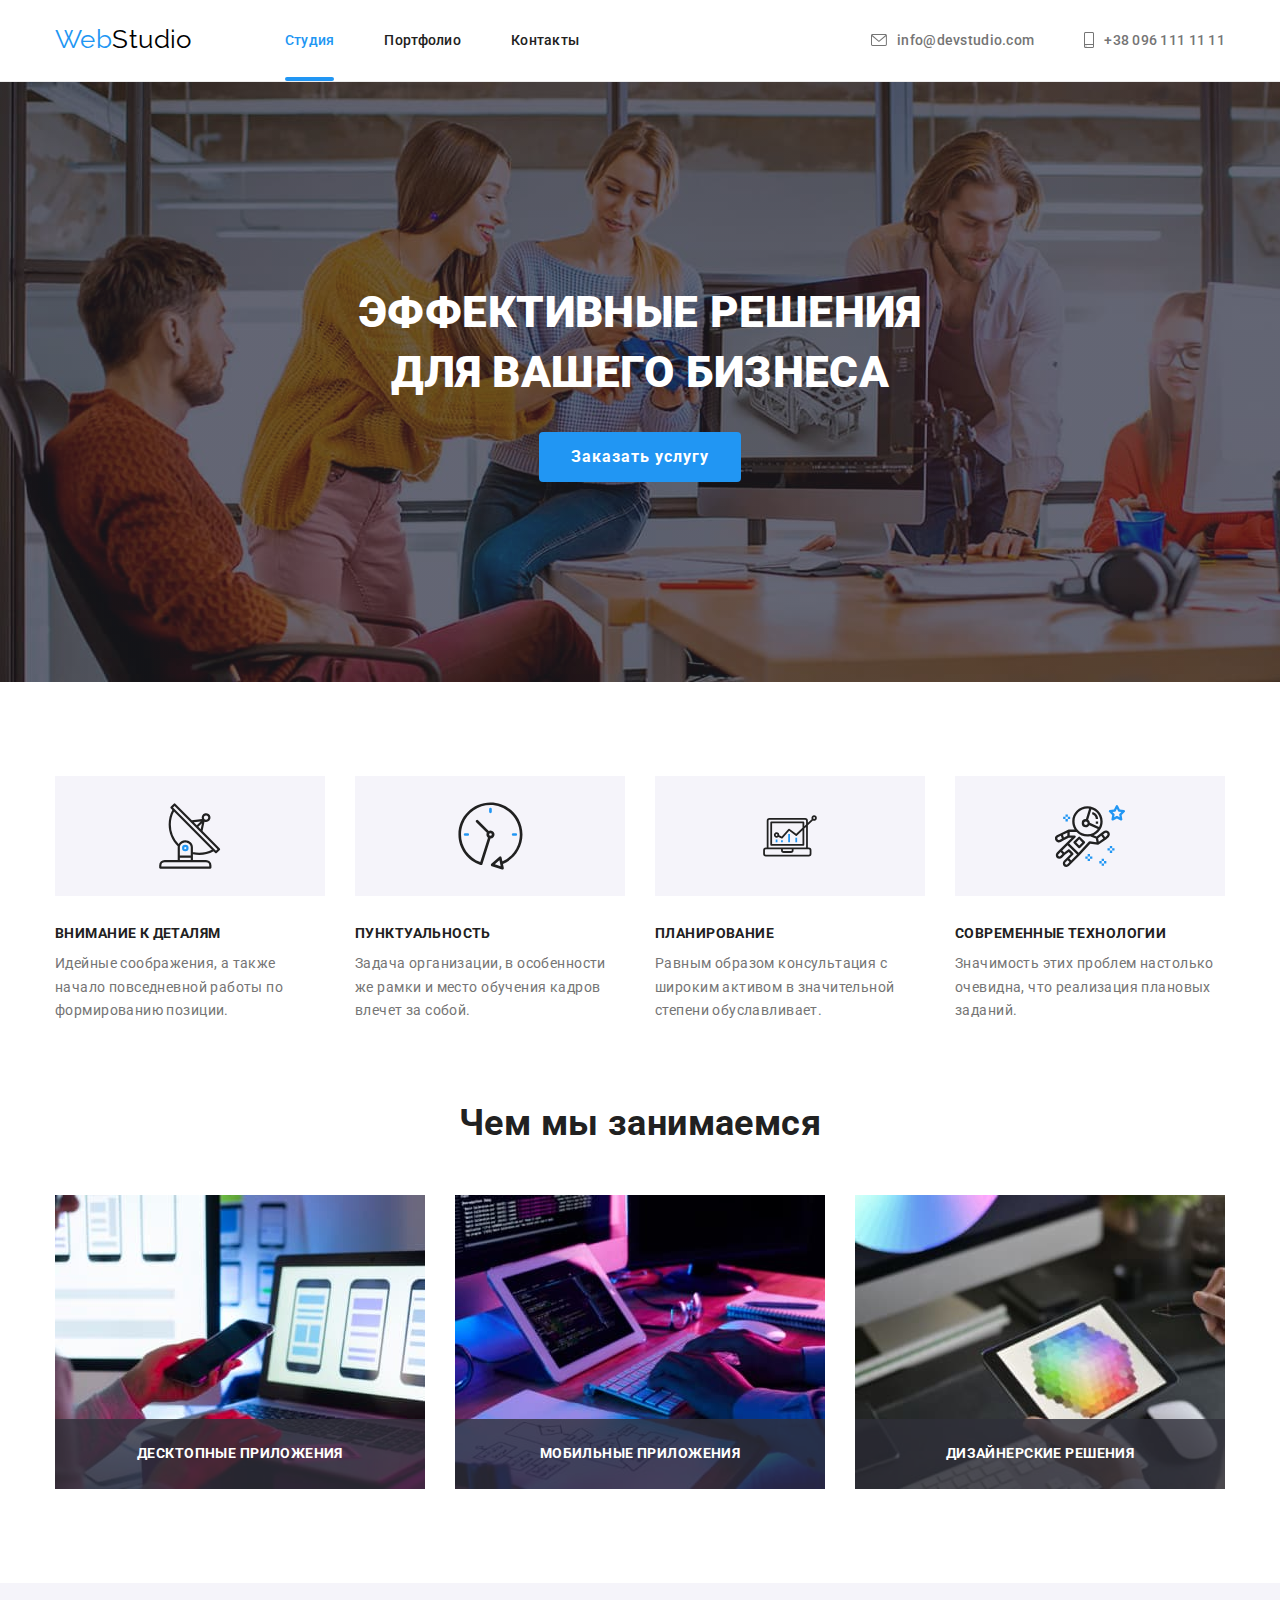
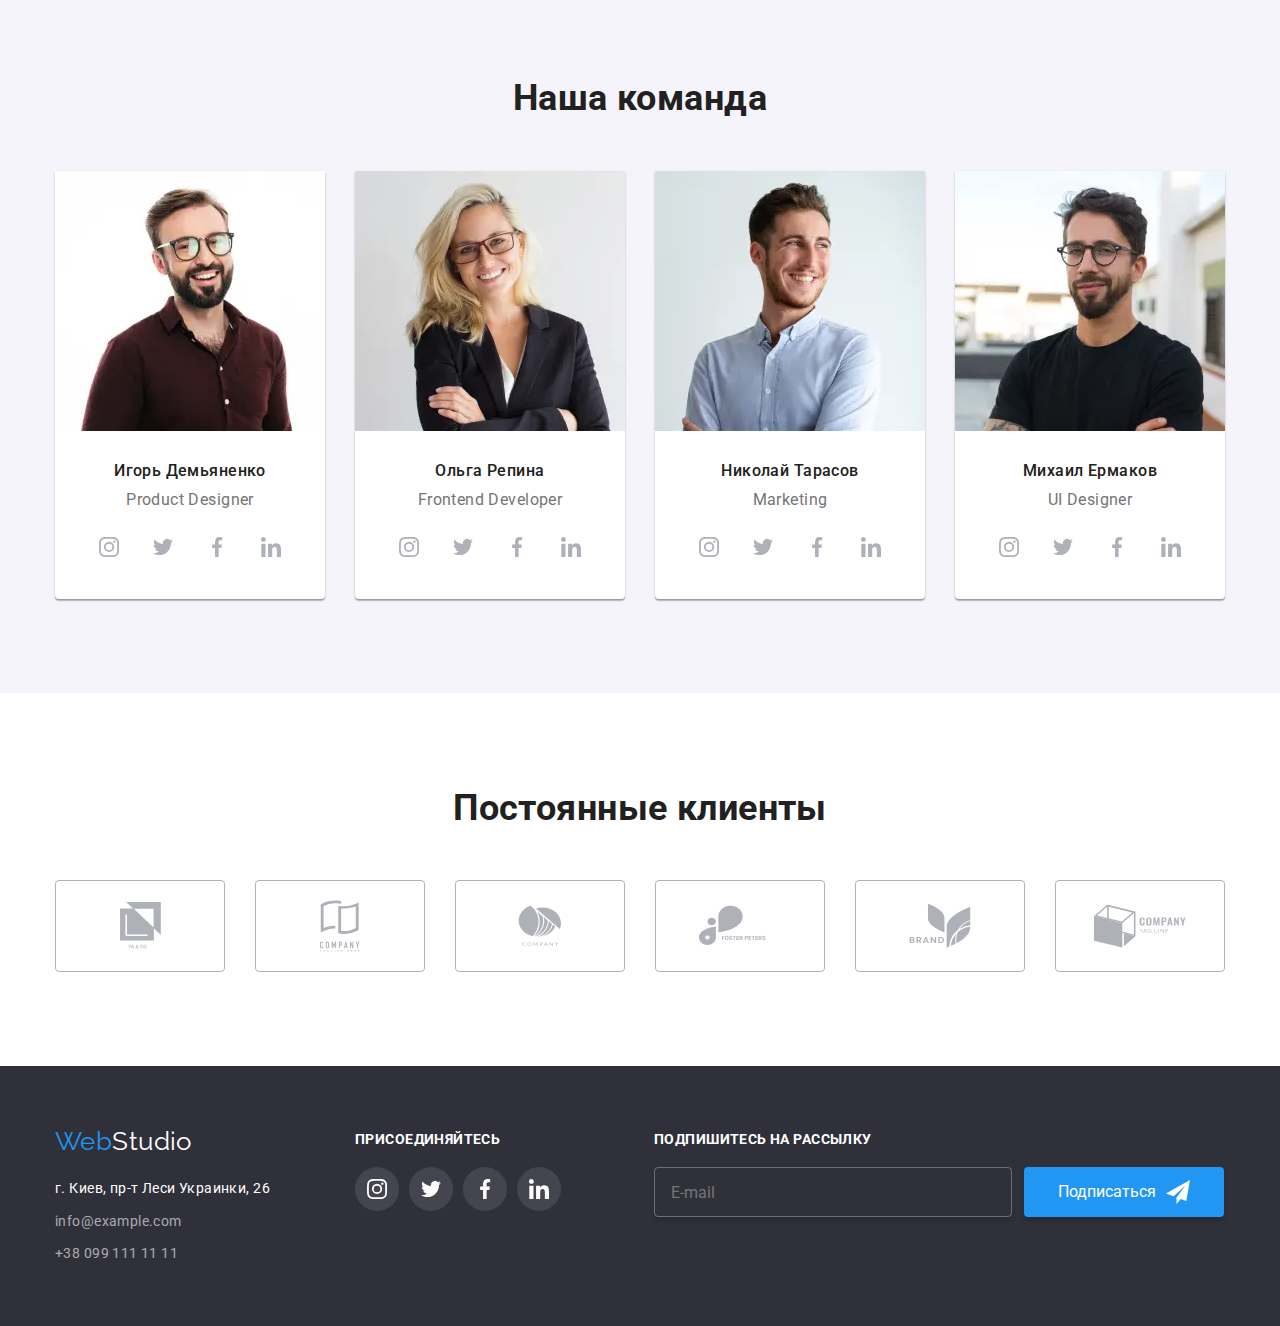
<file: index.html>
<!DOCTYPE html>
<html lang="ru">

<head>
    <meta charset="UTF-8">
    <meta http-equiv="X-UA-Compatible" content="IE=edge">
    <meta name="viewport" content="width=device-width, initial-scale=1.0">
    <title>Document</title>
    <link rel="preconnect" href="https://fonts.gstatic.com">
    <link href="https://fonts.googleapis.com/css2?family=Raleway:wght@700&family=Roboto:wght@400;500;700;900&display=swap"
        rel="stylesheet">
    <link rel="stylesheet" href="https://cdnjs.cloudflare.com/ajax/libs/modern-normalize/1.1.0/modern-normalize.min.css">
    <link rel="stylesheet" href="./css/main.min.css">
</head>

<body>
    
    <header class="header">
        <section class="header__section section">
        <!-- навігація -->
        <div class="container header__nav">
            <a href="" class="logo header__logo">
                <span class="header__logo--span">Web</span>Studio
            </a>
            <button type="button" class="menu-button" data-menu-open> 
                <svg width="24" height="16" aria-label="Выключатель мобильного меню">
                    <use class="icon-menu" href="./images/svg/icons.svg#icon-menu"></use>
                </svg>
            </button>

            <!-- мобільне меню -->
            <div class="mobile-menu menu-container" data-menu>
                <button type="button" class="menu-close-button" data-menu-close>
                    <svg width="18.67" height="18.67" aria-label="Переключатель мобильного меню">
                        <use class="icon-cross" href="./images/svg/icons.svg#icon-cross"></use>
                    </svg>
                </button>

            <nav>
            <ul class="nav-list">
                  <li class="nav-list__item"><a href="./index.html" class="nav-list__link nav-list__link--current">Студия</a></li>
                  <li class="nav-list__item"><a href="./portfolio.html" class="nav-list__link">Портфолио</a></li>
                  <li class="nav-list__item"><a href="" class="nav-list__link">Контакты</a></li>
            </ul>
            </nav>

            <div class="">
            <ul class="nav-contacts">
                  <li class="nav-contacts__phone">
                    <a href="+380961111111" class="phone-link">+38 096 111 11 11</a>
                  </li>
                  <li class="nav-contacts__email">
                    <a href="info@devstudio.com" class="email-link">info@devstudio.com</a>
                  </li>
            </ul>
            <ul class="nav-social">
                <li class="nav-social__item"><a href="" class="nav-social__link">Instagram</a></li>
                <li class="nav-social__item"><a href="" class="nav-social__link">Twitter</a></li>
                <li class="nav-social__item"><a href="" class="nav-social__link">Facebook</a></li>
                <li class="nav-social__item"><a href="" class="nav-social__link">LinkedIn</a></li>
            </ul>
            </div>
            </div>
            <nav>
                <ul class="navigation">
                    <li class="navigation__item"><a href="./index.html" class="navigation__link navigation__link--current">Студия</a></li>
                    <li class="navigation__item"><a href="./portfolio.html" class="navigation__link">Портфолио</a></li>
                    <li class="navigation__item"><a href="" class="navigation__link">Контакты</a></li>
                </ul>
            </nav>
            
            <!-- Контакти-->
            <ul class="contacts">
                <li class="contacts__item">
                    <a href="info@devstudio.com" class="contacts__link"><svg class="contacts__icon contacts__envelope">
                        <use href="./images/svg/icons.svg#icon-envelope"></use>
                    </svg>info@devstudio.com</a></li>
                <li class="contacts__item">
                    <a href="+380961111111" class="contacts__link"><svg class="contacts__icon contacts__phone">
                        <use href="./images/svg/icons.svg#icon-smartphone"></use>
                    </svg>+38 096 111 11 11</a></li>
            </ul>
        </div>
        </section>
    </header>
    <main>
        <!-- Герой -->
        <section class="hero">
            <h1 class="hero__title">Эффективные решения<br> для вашего бизнеса</h1>
            <button type="button" class="primary hero__button" data-modal-open>Заказать услугу</button>
        </section>
        <!--Наши преимущества-->
        <section class="section feature-section">
            <div class="container">
            <ul class="features">
                <h2 class="visually-hidden">Наши преимущества</h2>
                <li class="features__item">
                    <div class="features__box">
                    <svg class="features__picture" width="65.32px" height="70px">
                        <use href="./images/svg/icons.svg#icon-antenna"></use>
                    </svg>
                    </div>
                    <h3 class="features__title">Внимание к деталям</h3>
                    <p class="features__text">Идейные соображения, а также начало повседневной работы по формированию позиции.</p>
                </li>
                <li class="features__item">
                    <div class="features__box">
                        <svg class="features__picture" width="66.96px" height="70px">
                            <use href="./images/svg/icons.svg#icon-clock-1"></use>
                        </svg>
                    </div>
                    <h3 class="features__title">Пунктуальность</h3>
                    <p class="features__text">Задача организации, в особенности же рамки и место обучения кадров влечет за собой.</p>
                </li>
                <li class="features__item">
                    <div class="features__box">
                        <svg class="features__picture" width="70px" height="53.69px">
                            <use href="./images/svg/icons.svg#icon-diagram"></use>
                        </svg>
                    </div>
                    <h3 class="features__title">Планирование</h3>
                    <p class="features__text">Равным образом консультация с широким активом в значительной степени обуславливает.</p>
                </li>
                <li class="features__item">
                    <div class="features__box">
                        <svg class="features__picture" width="70px" height="70px">
                            <use href="./images/svg/icons.svg#icon-astronaut"></use>
                        </svg>
                    </div>
                    <h3 class="features__title">Современные технологии</h3>
                    <p class="features__text">Значимость этих проблем настолько очевидна, что реализация плановых заданий.</p>
                </li>
            </ul>
            </div>
        </section>
        <!--Чем мы занимаемся-->
        <section class="section activity">
            <div class="container">
            <h2 class="section__title">Чем мы занимаемся</h2>
            <ul class="activity__list">
                <li class="activity__item"><img src="./images/work/laptop.jpg" alt="ноутбук" width="370" height="294"><div class="activity__overlay">
                    <p>Десктопные приложения</p>
                </div></li>
                <li class="activity__item"><img src="./images/work/desctop.jpg" alt="рабочий стол" width="370" height="294"><div class="activity__overlay">
                    <p>Мобильные приложения</p>
                </div></li>
                <li class="activity__item"><img src="./images/work/tablette.jpg" alt="планшет" width="370" height="294"><div class="activity__overlay">
                    <p>Дизайнерские решения</p>
                </div></li>
            </ul>
            </div>
        </section>
        <!--Наша команда-->
        <section class="section team-section">
            <div class="container team-container">
            <h2 class="team__title section__title">Наша команда</h2>
            <ul class="team">
                <div class="team__card">
                <li>
                    <picture>
                        <source media="(min-width: 1200px)" srcset="./images/desktop/team1.webp 1x, ./images/desktop/team1@2x.webp 2x"
                        type="image/webp">
                        <source media="(min-width: 1200px)" srcset="./images/desktop/team1.jpg 1x, ./images/desktop/team1@2x.jpg 2x">

                        <source media="(min-width: 768px)" srcset="./images/tablet/team1.webp 1x, ./images/tablet/team1@2x.webp 2x"
                        type="image/webp">
                        <source media="(min-width: 768px)" srcset="./images/tablet/team1.jpg 1x, ./images/tablet/team1@2x.jpg 2x">
                        
                        <source media="(min-width: 280px)" srcset="./images/mobile/team1.webp 1x, ./images/mobile/team1@2x.webp 2x"
                        type="image/webp">
                        <source media="(min-width: 280px)" srcset="./images/mobile/team1.jpg 1x, ./images/mobile/team1@2x.jpg 2x">

                        <img src="./images/team/igor-demyanenko.jpg" alt="Игорь Демьяненко" class="team__pic">
                    </picture>
                    
                    <div class="team__text">
                    <h3 class="team__name">Игорь Демьяненко</h3>
                    <p lang="en" class="team__position">
                        Product Designer
                    </p>
                    <ul class="social">
                        <li class="item">
                            <a href="" class="social__link">
                            <svg class="social__image" width="20px" height="20px">
                                <use href="./images/svg/icons.svg#icon-instagram"></use>
                            </svg>
                            </a>
                        </li>
                        <li class="item">
                            <a href="" class="social__link">
                            <svg class="social__image" width="20px" height="20px">
                                <use href="./images/svg/icons.svg#icon-twitter"></use>
                            </svg>
                            </a>
                        </li>
                        <li class="item">
                            <a href="" class="social__link">
                            <svg class="social__image" width="20px" height="20px">
                                <use href="./images/svg/icons.svg#icon-facebook"></use>
                            </svg>
                            </a>
                        </li>
                        <li class="item">
                            <a href="" class="social__link">
                            <svg class="social__image" width="20px" height="20px">
                                <use href="./images/svg/icons.svg#icon-linkedin"></use>
                            </svg>
                            </a>
                        </li>
                    </ul>
                    </div>
                    </div>
                </li>
                <div class="team__card">
                <li>
                    <picture>
                        <source media="(min-width: 1200px)" srcset="./images/desktop/team2.webp 1x, ./images/desktop/team2@2x.webp 2x"
                            type="image/webp">
                        <source media="(min-width: 1200px)" srcset="./images/desktop/team2.jpg 1x, ./images/desktop/team2@2x.jpg 2x">
                    
                        <source media="(min-width: 768px)" srcset="./images/tablet/team2.webp 1x, ./images/tablet/team2@2x.webp 2x"
                            type="image/webp">
                        <source media="(min-width: 768px)" srcset="./images/tablet/team2.jpg 1x, ./images/tablet/team2@2x.jpg 2x">
                    
                        <source media="(min-width: 280px)" srcset="./images/mobile/team2.webp 1x, ./images/mobile/team2@2x.webp 2x"
                            type="image/webp">
                        <source media="(min-width: 280px)" srcset="./images/mobile/team2.jpg 1x, ./images/mobile/team2@2x.jpg 2x">
                    
                        <img src="#" alt="Ольга Репина" class="team__pic">
                    </picture>
                    
                    <div class="team__text">
                    <h3 class="team__name">Ольга Репина</h3>
                    <p lang="en" class="team__position">
                        Frontend Developer
                    </p>
                    <ul class="social">
                        <li class="item">
                            <a href="" class="social__link">
                                <svg class="social__image" width="20px" height="20px">
                                    <use href="./images/svg/icons.svg#icon-instagram"></use>
                                </svg>
                            </a>
                        </li>
                        <li class="item">
                            <a href="" class="social__link">
                                <svg class="social__image" width="20px" height="20px">
                                    <use href="./images/svg/icons.svg#icon-twitter"></use>
                                </svg>
                            </a>
                        </li>
                        <li class="item">
                            <a href="" class="social__link">
                                <svg class="social__image" width="20px" height="20px">
                                    <use href="./images/svg/icons.svg#icon-facebook"></use>
                                </svg>
                            </a>
                        </li>
                        <li class="item">
                            <a href="" class="social__link">
                                <svg class="social__image" width="20px" height="20px">
                                    <use href="./images/svg/icons.svg#icon-linkedin"></use>
                                </svg>
                            </a>
                        </li>
                    </ul>
                    </div>
                    </div>
                </li>
                <div class="team__card">
                <li>
                    <picture>
                        <source media="(min-width: 1200px)" srcset="./images/desktop/team3.webp 1x, ./images/desktop/team3@2x.webp 2x"
                            type="image/webp">
                        <source media="(min-width: 1200px)" srcset="./images/desktop/team3.jpg 1x, ./images/desktop/team3@2x.jpg 2x">
                    
                        <source media="(min-width: 768px)" srcset="./images/tablet/team3.webp 1x, ./images/tablet/team3@2x.webp 2x"
                            type="image/webp">
                        <source media="(min-width: 768px)" srcset="./images/tablet/team3.jpg 1x, ./images/tablet/team3@2x.jpg 2x">
                    
                        <source media="(min-width: 280px)" srcset="./images/mobile/team3.webp 1x, ./images/mobile/team3@2x.webp 2x"
                            type="image/webp">
                        <source media="(min-width: 280px)" srcset="./images/mobile/team3.jpg 1x, ./images/mobile/team3@2x.jpg 2x">
                    
                        <img src="#" alt="Николай Тарасов" class="team__pic">
                    </picture>
                    
                    <div class="team__text">
                    <h3 class="team__name">Николай Тарасов</h3>
                    <p lang="en" class="team__position">
                        Marketing
                    </p>
                    <ul class="social">
                        <li class="item">
                            <a href="" class="social__link">
                                <svg class="social__image" width="20px" height="20px">
                                    <use href="./images/svg/icons.svg#icon-instagram"></use>
                                </svg>
                            </a>
                        </li>
                        <li class="item">
                            <a href="" class="social__link">
                                <svg class="social__image" width="20px" height="20px">
                                    <use href="./images/svg/icons.svg#icon-twitter"></use>
                                </svg>
                            </a>
                        </li>
                        <li class="item">
                            <a href="" class="social__link">
                                <svg class="social__image" width="20px" height="20px">
                                    <use href="./images/svg/icons.svg#icon-facebook"></use>
                                </svg>
                            </a>
                        </li>
                        <li class="item">
                            <a href="" class="social__link">
                                <svg class="social__image" width="20px" height="20px">
                                    <use href="./images/svg/icons.svg#icon-linkedin"></use>
                                </svg>
                            </a>
                        </li>
                    </ul>
                    </div>
                    </div>
                </li>
                <div class="team__card">
                <li>
                    <picture>
                        <source media="(min-width: 1200px)" srcset="./images/desktop/team4.webp 1x, ./images/desktop/team4@2x.webp 2x"
                            type="image/webp">
                        <source media="(min-width: 1200px)" srcset="./images/desktop/team4.jpg 1x, ./images/desktop/team4@2x.jpg 2x">
                    
                        <source media="(min-width: 768px)" srcset="./images/tablet/team4.webp 1x, ./images/tablet/team4@2x.webp 2x"
                            type="image/webp">
                        <source media="(min-width: 768px)" srcset="./images/tablet/team4.jpg 1x, ./images/tablet/team4@2x.jpg 2x">
                    
                        <source media="(min-width: 280px)" srcset="./images/mobile/team4.webp 1x, ./images/mobile/team4@2x.webp 2x"
                            type="image/webp">
                        <source media="(min-width: 280px)" srcset="./images/mobile/team4.jpg 1x, ./images/mobile/team4@2x.jpg 2x">
                    
                        <img src="#" alt="Михаил Ермаков" class="team__pic">
                    </picture>
                    
                    <div class="team__text">
                    <h3 class="team__name">Михаил Ермаков</h3>
                    <p lang="en" class="team__position">
                        UI Designer
                    </p>
                    <ul class="social">
                        <li class="item">
                            <a href="" class="social__link">
                                <svg class="social__image" width="20px" height="20px">
                                    <use href="./images/svg/icons.svg#icon-instagram"></use>
                                </svg>
                            </a>
                        </li>
                        <li class="item">
                            <a href="" class="social__link">
                                <svg class="social__image" width="20px" height="20px">
                                    <use href="./images/svg/icons.svg#icon-twitter"></use>
                                </svg>
                            </a>
                        </li>
                        <li class="item">
                            <a href="" class="social__link">
                                <svg class="social__image" width="20px" height="20px">
                                    <use href="./images/svg/icons.svg#icon-facebook"></use>
                                </svg>
                            </a>
                        </li>
                        <li class="item">
                            <a href="" class="social__link">
                                <svg class="social__image" width="20px" height="20px">
                                    <use href="./images/svg/icons.svg#icon-linkedin"></use>
                                </svg>
                            </a>
                        </li>
                    </ul>
                    </div>
                    </div>
                </li>
            </ul>
            </div>
        </section>
        
        <!-- Постоянные Клиенты -->
        <section class="section clients">
            <h2 class="section__title">Постоянные клиенты</h2>
            <div class="container">
                <ul class="clients__list">
                    <li class="clients__item">
                        <a href="" class="clients__button">
                            <svg class="clients__image" width="41px" height="46.7px">
                                <use href="./images/svg/icons.svg#icon-client-1"></use>
                            </svg>
                        </a>
                    </li>
                    <li class="clients__item">
                        <a href="" class="clients__button">
                            <svg class="clients__image" width="40px" height="52px">
                                <use href="./images/svg/icons.svg#icon-client-2"></use>
                            </svg>
                        </a>
                    </li>
                    <li class="clients__item">
                        <a href="" class="clients__button">
                            <svg class="clients__image" width="43.46px" height="41.18px">
                                <use href="./images/svg/icons.svg#icon-client-3"></use>
                            </svg>
                        </a>
                    </li>
                    <li class="clients__item">
                        <a href="" class="clients__button">
                            <svg class="clients__image" width="84.44px" height="40.62px">
                                <use href="./images/svg/icons.svg#icon-client-4"></use>
                            </svg>
                        </a>
                    </li>
                    <li class="clients__item">
                        <a href="" class="clients__button">
                            <svg class="clients__image" width="62.54px" height="45.43px">
                                <use href="./images/svg/icons.svg#icon-client-5"></use>
                            </svg>
                        </a>
                    </li>
                    <li class="clients__item">
                        <a href="" class="clients__button">
                            <svg class="clients__image" width="93.79px" height="43.93px">
                                <use href="./images/svg/icons.svg#icon-client-6"></use>
                            </svg>
                        </a>
                    </li>
                </ul>
            </div>
        </section>
    </main>

    <!--Футер-->
    <footer class="footer">
        <div class="container footer__container">
            <div class="tablet-contacts">
            <div class="footer__contacts">
                <a href="" class="logo footer__logo">
                    <span class="footer__logo--span">Web</span><span class="footer__logo--end">Studio</span>
                </a>
                <address>
                    <ul class="footer__address">
                        <li class="footer__location"> <a href="https://goo.gl/maps/Wv8Y8Ao4LumDGfkv7" target="_blank"
                                rel="noopener noreferrer" class="footer__nav link">г. Киев,
                                пр-т Леси Украинки, 26</a> </li>
                        <li class="footer__email"> <a href="mailto:info@example.com" class="link">info@example.com</a></li>
                        <li> <a href="tel:+380991111111" class="link">+38 099 111 11 11</a></li>
                    </ul>
                </address>
            </div>

            <!-- лінки на соцмережі -->
            
            <div class="footer__social">
                <h2 class="footer__title">присоединяйтесь</h2>
                <ul class="social">
                    <li class="social__item">
                        <a href="" class="social__link">
                            <svg class="social__image" width="20px" height="20px">
                                <use href="./images/svg/icons.svg#icon-instagram"></use>
                            </svg>
                        </a>
                    </li>
                    <li class="social__item">
                        <a href="" class="social__link">
                            <svg class="social__image" width="20px" height="20px">
                                <use href="./images/svg/icons.svg#icon-twitter"></use>
                            </svg>
                        </a>
                    </li>
                    <li class="social__item">
                        <a href="" class="social__link">
                            <svg class="social__image" width="20px" height="20px">
                                <use href="./images/svg/icons.svg#icon-facebook"></use>
                            </svg>
                        </a>
                    </li>
                    <li class="social__item">
                        <a href="" class="social__link">
                            <svg class="social__image" width="20px" height="20px">
                                <use href="./images/svg/icons.svg#icon-linkedin"></use>
                            </svg>
                        </a>
                    </li>
                </ul>
            </div>
            </div>

            <!-- форма підписки на розсилку -->

            <div class="footer__subscribe">
                <h2 class="footer__title">подпишитесь на рассылку</h2>
                <div class="subscribe">
                <form class="subscribe-form">
                    <input type="Email" class="subscribe-form__input" name="user-email" placeholder="E-mail">
                </form>
                <button type="submit" class="subscribe-button">
                    Подписаться
                    <span>
                        <svg class="subscribe-button__image" width="24px" height="24px">
                            <use href="./images/svg/icons.svg#icon-send"></use>
                        </svg>
                    </span>
                </button>
                </div>
            </div>
        </div>
    </footer>
    
    <!-- Бекдроп -->
    <div class="backdrop is-hidden" data-modal>
        <!-- Модальне вікно -->
        <div class="modal">
            <button data-modal-close class="modal__close">
                <svg width="11px" height="11px">
                    <use href="./images/svg/icons.svg#icon-cross"></use>
                </svg>
            </button>
            <!-- Форма модального вікна -->
            <form class="form js-speaker-form">
                <b class="form__title">Оставьте свои данные, мы вам перезвоним</b>
                <!-- Контакти -->
                <label><span class="form__label">Имя</span>
                    <div class="form__wrapper">
                        <input type="text" class="form__input" name="user-name" autofocus autocomplete="none">
                        <svg class="form__icon" width="18px" height="18px">
                            <use href="./images/svg/icons.svg#icon-person-black"></use>
                        </svg>
                    </div>
                </label>
                <label><span class="form__label">Телефон</span>
                    <div class="form__wrapper">
                        <input type="tel" class="form__input" name="user-tel">
                        <svg class="form__icon" width="18px" height="18px">
                            <use href="./images/svg/icons.svg#icon-phone-black"></use>
                        </svg>
                    </div>
                </label>
                <label><span class="form__label">Почта</span>
                    <div class="form__wrapper">
                        <input type="Email" class="form__input" name="user-email">
                        <svg class="form__icon" width="18px" height="18px">
                            <use href="./images/svg/icons.svg#icon-email-black"></use>
                        </svg>
                    </div>
                    </label>
            
                    <!-- Коментар -->
                    <label><span class="form__label">Комментарий</span>
                        <textarea class="form__input form__comment" name="coment"
                            placeholder="Введите текст"></textarea>
                    </label>
            
                    <!-- Чекбокс -->
                    <label class="checkbox">
                        <input type="checkbox" class="checkbox__input visually-hidden">
                        <span class="checkbox__icon"></span>
                        <p>Соглашаюсь с рассылкой и принимаю <a class="checkbox__link" href="">Условия договора</a></p>
                    </label>
            
                    <button type="submit" class="modal__button">
                        Отправить
                    </button>
            
            </form>
            </div>
            </div>
            
            <!-- модальне вікно -->
            <script src="./js/modal.js"></script>
            
            
            
            <script>
                (() => {
                    document.querySelector('.js-speaker-form').addEventListener('submit', e => {
                        e.preventDefault();

                        new FormData(e.currentTarget).forEach((value, name) =>
                            console.log(`${name}: ${value}`),
                        );
                    });
                })();
            </script>

            <!-- мобільне меню -->

            <script src="./js/menu.js"></script>
            
            </body>
            
            </html>
</file>
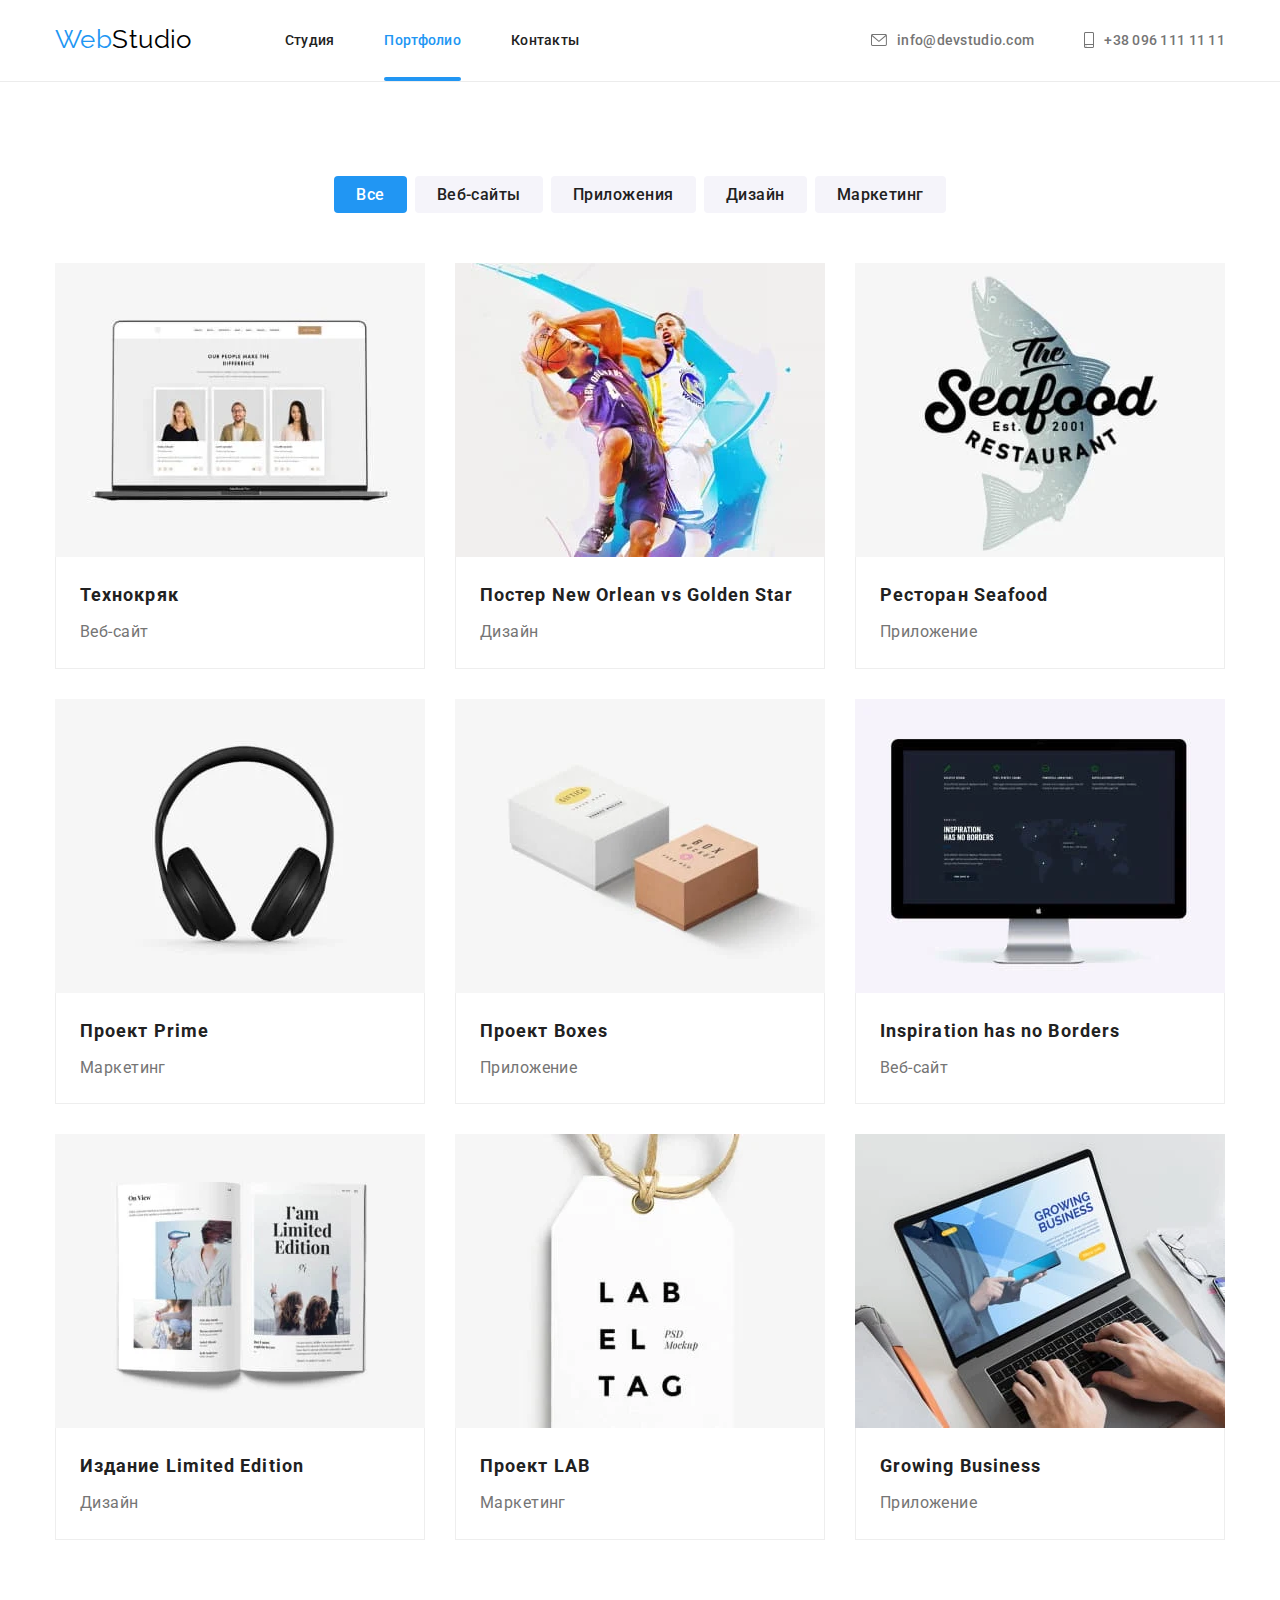
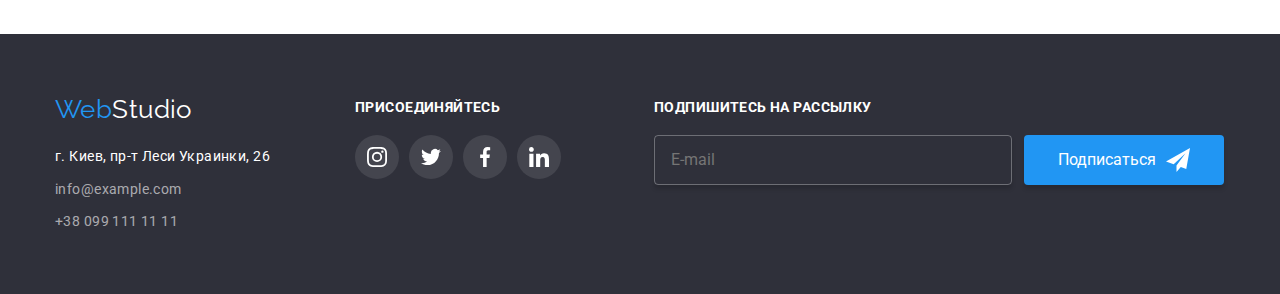
<file: portfolio.html>
<!DOCTYPE html>
<html lang="ru">
<head>
    <meta charset="UTF-8">
    <meta http-equiv="X-UA-Compatible" content="IE=edge">
    <meta name="viewport" content="width=device-width, initial-scale=1.0">
    <title>Document</title>
    <link rel="preconnect" href="https://fonts.gstatic.com">
    <link
        href="https://fonts.googleapis.com/css2?family=Raleway:wght@700&family=Roboto:wght@400;500;700;900&display=swap"
        rel="stylesheet">
    <link rel="stylesheet" href="https://cdnjs.cloudflare.com/ajax/libs/modern-normalize/1.1.0/modern-normalize.min.css">
    <link rel="stylesheet" href="./css/main.min.css">
</head>
<body>
    <header class="header">
        <section class="header__section section">
            <!-- навігація -->
            <div class="container header__nav">
                <a href="" class="logo header__logo">
                    <span class="header__logo--span">Web</span>Studio
                </a>
                <button type="button" class="menu-button" data-menu-open>
                    <svg width="24" height="16" aria-label="Выключатель мобильного меню">
                        <use class="icon-menu" href="./images/svg/icons.svg#icon-menu"></use>
                    </svg>
                </button>
    
                <!-- мобільне меню -->
                <div class="mobile-menu menu-container" data-menu>
                    <button type="button" class="menu-close-button" data-menu-close>
                        <svg width="18.67" height="18.67" aria-label="Переключатель мобильного меню">
                            <use class="icon-cross" href="./images/svg/icons.svg#icon-cross"></use>
                        </svg>
                    </button>
    
                    <nav>
                        <ul class="nav-list">
                            <li class="nav-list__item"><a href="./index.html"
                                    class="nav-list__link">Студия</a></li>
                            <li class="nav-list__item"><a href="./portfolio.html" class="nav-list__link  nav-list__link--current">Портфолио</a></li>
                            <li class="nav-list__item"><a href="" class="nav-list__link">Контакты</a></li>
                        </ul>
                    </nav>
    
                    <div class="">
                        <ul class="nav-contacts">
                            <li class="nav-contacts__phone">
                                <a href="+380961111111" class="phone-link">+38 096 111 11 11</a>
                            </li>
                            <li class="nav-contacts__email">
                                <a href="info@devstudio.com" class="email-link">info@devstudio.com</a>
                            </li>
                        </ul>
                        <ul class="nav-social">
                            <li class="nav-social__item"><a href="" class="nav-social__link">Instagram</a></li>
                            <li class="nav-social__item"><a href="" class="nav-social__link">Twitter</a></li>
                            <li class="nav-social__item"><a href="" class="nav-social__link">Facebook</a></li>
                            <li class="nav-social__item"><a href="" class="nav-social__link">LinkedIn</a></li>
                        </ul>
                    </div>
                </div>
                <nav>
                    <ul class="navigation">
                        <li class="navigation__item"><a href="./index.html"
                                class="navigation__link">Студия</a></li>
                        <li class="navigation__item"><a href="./portfolio.html" class="navigation__link  navigation__link--current">Портфолио</a></li>
                        <li class="navigation__item"><a href="" class="navigation__link">Контакты</a></li>
                    </ul>
                </nav>
    
                <!-- Контакти-->
                <ul class="contacts">
                    <li class="contacts__item">
                        <a href="info@devstudio.com" class="contacts__link"><svg class="contacts__icon contacts__envelope">
                                <use href="./images/svg/icons.svg#icon-envelope"></use>
                            </svg>info@devstudio.com</a>
                    </li>
                    <li class="contacts__item">
                        <a href="+380961111111" class="contacts__link"><svg class="contacts__icon contacts__phone">
                                <use href="./images/svg/icons.svg#icon-smartphone"></use>
                            </svg>+38 096 111 11 11</a>
                    </li>
                </ul>
            </div>
        </section>
    </header>
    <main>
        <!--Кнопки фільтра-->
        <section class="section portfolio-section">
        <div class="container portfolio">
        <h1 class="visually-hidden">Портфолио</h1>
        <ul class="gallery-nav">
            <li class="gallery-nav__item">
                <button type="button" class="button primary">Все</button>
            </li>
            <li class="gallery-nav__item">
                <button type="button" class="button">Веб-сайты</button>
            </li>
            <li class="gallery-nav__item">
                <button type="button" class="button">Приложения</button>
            </li>
            <li class="gallery-nav__item">
                <button type="button" class="button">Дизайн</button>
            </li>
            <li class="gallery-nav__item">
                <button type="button" class="button">Маркетинг</button>
            </li>
        </ul>
        
        <!--Альбом  -->
        <ul class="gallery">
                <li class="gallery__item">
                    <a href="" class="link gallery__link">
                    <div class="gallery__thumb">
                        <picture>
                            <source media="(min-width: 1200px)" srcset="./images/desktop/portfolio/img.webp 1x, ./images/desktop/portfolio/img@2x.webp 2x"
                                type="image/webp">
                            <source media="(min-width: 1200px)" srcset="./images/desktop/portfolio/img.jpg 1x, ./images/desktop/portfolio/img@2x.jpg 2x">
                        
                            <source media="(min-width: 768px)" srcset="./images/tablet/portfolio/img.webp 1x, ./images/tablet/portfolio/img@2x.webp 2x"
                                type="image/webp">
                            <source media="(min-width: 768px)" srcset="./images/tablet/portfolio/img.jpg 1x, ./images/tablet/portfolio/img@2x.jpg 2x">
                        
                            <source media="(min-width: 280px)" srcset="./images/mobile/portfolio/img.webp 1x, ./images/mobile/portfolio/img@2x.webp 2x"
                                type="image/webp">
                            <source media="(min-width: 280px)" srcset="./images/mobile/portfolio/img.jpg 1x, ./images/mobile/portfolio/img@2x.jpg 2x">
                        
                            <img src="./images/porfolio/technocrack.jpg" alt="Технокряк" class="gallery__pic">
                        </picture>
                        </div>
                        <div class="gallery__content">
                        <h2 class="gallery__title">Технокряк</h2>
                        <p class="gallery__work">Веб-сайт</p>
                        </div>
                    </a>
                    </li>
                <li class="gallery__item">
                    <a href="" class="link gallery__link">
                    <div class="gallery__thumb">
                        <picture>
                            <source media="(min-width: 1200px)"
                                srcset="./images/desktop/portfolio/img-1.webp 1x, ./images/desktop/portfolio/img-1@2x.webp 2x"
                                type="image/webp">
                            <source media="(min-width: 1200px)"
                                srcset="./images/desktop/portfolio/img-1.jpg 1x, ./images/desktop/portfolio/img-1@2x.jpg 2x">
                        
                            <source media="(min-width: 768px)"
                                srcset="./images/tablet/portfolio/img-1.webp 1x, ./images/tablet/portfolio/img-1@2x.webp 2x" type="image/webp">
                            <source media="(min-width: 768px)"
                                srcset="./images/tablet/portfolio/img-1.jpg 1x, ./images/tablet/portfolio/img-1@2x.jpg 2x">
                        
                            <source media="(min-width: 280px)"
                                srcset="./images/mobile/portfolio/img-1.webp 1x, ./images/mobile/portfolio/img-1@2x.webp 2x" type="image/webp">
                            <source media="(min-width: 280px)"
                                srcset="./images/mobile/portfolio/img-1.jpg 1x, ./images/mobile/portfolio/img-1@2x.jpg 2x">
                        
                            <img src="./images/porfolio/poster-new-orlean.jpg" alt="Постер New Orlean vs Golden Star" class="gallery__pic">
                        </picture>
                    </div>
                    <div class="gallery__content">
                    <h2 class="gallery__title">Постер <span lang="en">New Orlean vs Golden Star</span></h2>
                    <p class="gallery__work">Дизайн</p>
                    </div>
                    </a>
                </li>
                <li class="gallery__item">
                    <a href="" class="link gallery__link">
                    <div class="gallery__thumb">
                        <picture>
                            <source media="(min-width: 1200px)"
                                srcset="./images/desktop/portfolio/img-2.webp 1x, ./images/desktop/portfolio/img-2@2x.webp 2x"
                                type="image/webp">
                            <source media="(min-width: 1200px)"
                                srcset="./images/desktop/portfolio/img-2.jpg 1x, ./images/desktop/portfolio/img-2@2x.jpg 2x">
                        
                            <source media="(min-width: 768px)"
                                srcset="./images/tablet/portfolio/img-2.webp 1x, ./images/tablet/portfolio/img-2@2x.webp 2x" type="image/webp">
                            <source media="(min-width: 768px)"
                                srcset="./images/tablet/portfolio/img-2.jpg 1x, ./images/tablet/portfolio/img-2@2x.jpg 2x">
                        
                            <source media="(min-width: 280px)"
                                srcset="./images/mobile/portfolio/img-2.webp 1x, ./images/mobile/portfolio/img-2@2x.webp 2x" type="image/webp">
                            <source media="(min-width: 280px)"
                                srcset="./images/mobile/portfolio/img-2.jpg 1x, ./images/mobile/portfolio/img-2@2x.jpg 2x">
                        
                            <img src="./images/porfolio/rest-seafood.jpg" alt="Ресторан Seafood" class="gallery__pic">
                        </picture>
                    </div>
                    <div class="gallery__content">
                    <h2 class="gallery__title">Ресторан <span lang="en">Seafood</span></h2>
                    <p class="gallery__work">Приложение</p>
                    </div>
                    </a>
                </li>
                <li class="gallery__item">
                    <a href="" class="link gallery__link">
                    <div class="gallery__thumb">
                        <picture>
                            <source media="(min-width: 1200px)"
                                srcset="./images/desktop/portfolio/img-3.webp 1x, ./images/desktop/portfolio/img-3@2x.webp 2x"
                                type="image/webp">
                            <source media="(min-width: 1200px)"
                                srcset="./images/desktop/portfolio/img-3.jpg 1x, ./images/desktop/portfolio/img-3@2x.jpg 2x">
                        
                            <source media="(min-width: 768px)"
                                srcset="./images/tablet/portfolio/img-3.webp 1x, ./images/tablet/portfolio/img-3@2x.webp 2x" type="image/webp">
                            <source media="(min-width: 768px)"
                                srcset="./images/tablet/portfolio/img-3.jpg 1x, ./images/tablet/portfolio/img-3@2x.jpg 2x">
                        
                            <source media="(min-width: 280px)"
                                srcset="./images/mobile/portfolio/img-3.webp 1x, ./images/mobile/portfolio/img-3@2x.webp 2x" type="image/webp">
                            <source media="(min-width: 280px)"
                                srcset="./images/mobile/portfolio/img-3.jpg 1x, ./images/mobile/portfolio/img-3@2x.jpg 2x">
                        
                            <img src="./images/porfolio/project-prime.jpg" alt="Проект Prime" class="gallery__pic">
                        </picture>
                    </div>
                    <div class="gallery__content">
                    <h2 class="gallery__title">Проект <span lang="en">Prime</span></h2>
                    <p class="gallery__work">Маркетинг</p>
                    </div>
                    </a>
                </li>
                <li class="gallery__item">
                    <a href="" class="link gallery__link">
                    <div class="gallery__thumb">
                        <picture>
                            <source media="(min-width: 1200px)"
                                srcset="./images/desktop/portfolio/img-4.webp 1x, ./images/desktop/portfolio/img-4@2x.webp 2x"
                                type="image/webp">
                            <source media="(min-width: 1200px)"
                                srcset="./images/desktop/portfolio/img-4.jpg 1x, ./images/desktop/portfolio/img-4@2x.jpg 2x">
                        
                            <source media="(min-width: 768px)"
                                srcset="./images/tablet/portfolio/img-4.webp 1x, ./images/tablet/portfolio/img-4@2x.webp 2x" type="image/webp">
                            <source media="(min-width: 768px)"
                                srcset="./images/tablet/portfolio/img-4.jpg 1x, ./images/tablet/portfolio/img-4@2x.jpg 2x">
                        
                            <source media="(min-width: 280px)"
                                srcset="./images/mobile/portfolio/img-4.webp 1x, ./images/mobile/portfolio/img-4@2x.webp 2x" type="image/webp">
                            <source media="(min-width: 280px)"
                                srcset="./images/mobile/portfolio/img-4.jpg 1x, ./images/mobile/portfolio/img-4@2x.jpg 2x">
                        
                            <img src="./images/porfolio/project-boxes.jpg" alt="Проект Boxes" class="gallery__pic">
                        </picture>
                    </div>
                    <div class="gallery__content">
                    <h2 class="gallery__title">Проект <span lang="en">Boxes</span></h2>
                    <p class="gallery__work">Приложение</p>
                    </div>
                    </a>
                </li>
                <li class="gallery__item">
                    <a href="" class="link gallery__link">
                    <div class="gallery__thumb">
                        <picture>
                            <source media="(min-width: 1200px)"
                                srcset="./images/desktop/portfolio/img-5.webp 1x, ./images/desktop/portfolio/img-5@2x.webp 2x"
                                type="image/webp">
                            <source media="(min-width: 1200px)"
                                srcset="./images/desktop/portfolio/img-5.jpg 1x, ./images/desktop/portfolio/img-5@2x.jpg 2x">
                        
                            <source media="(min-width: 768px)"
                                srcset="./images/tablet/portfolio/img-5.webp 1x, ./images/tablet/portfolio/img-5@2x.webp 2x" type="image/webp">
                            <source media="(min-width: 768px)"
                                srcset="./images/tablet/portfolio/img-5.jpg 1x, ./images/tablet/portfolio/img-5@2x.jpg 2x">
                        
                            <source media="(min-width: 280px)"
                                srcset="./images/mobile/portfolio/img-5.webp 1x, ./images/mobile/portfolio/img-5@2x.webp 2x" type="image/webp">
                            <source media="(min-width: 280px)"
                                srcset="./images/mobile/portfolio/img-5.jpg 1x, ./images/mobile/portfolio/img-5@2x.jpg 2x">
                        
                            <img src="./images/porfolio/inspiration.jpg" alt="Inspiration has no Borders" class="gallery__pic">
                        </picture>
                    </div>
                    <div class="gallery__content">
                    <h2 class="gallery__title" lang="en">Inspiration has no Borders</h2>
                    <p class="gallery__work">Веб-сайт</p>
                    </div>
                    </a>
                </li>
                <li class="gallery__item">
                    <a href="" class="link gallery__link">
                    <div class="gallery__thumb">
                        <picture>
                            <source media="(min-width: 1200px)"
                                srcset="./images/desktop/portfolio/img-6.webp 1x, ./images/desktop/portfolio/img-6@2x.webp 2x"
                                type="image/webp">
                            <source media="(min-width: 1200px)"
                                srcset="./images/desktop/portfolio/img-6.jpg 1x, ./images/desktop/portfolio/img-6@2x.jpg 2x">
                        
                            <source media="(min-width: 768px)"
                                srcset="./images/tablet/portfolio/img-6.webp 1x, ./images/tablet/portfolio/img-6@2x.webp 2x" type="image/webp">
                            <source media="(min-width: 768px)"
                                srcset="./images/tablet/portfolio/img-6.jpg 1x, ./images/tablet/portfolio/img-6@2x.jpg 2x">
                        
                            <source media="(min-width: 280px)"
                                srcset="./images/mobile/portfolio/img-6.webp 1x, ./images/mobile/portfolio/img-6@2x.webp 2x" type="image/webp">
                            <source media="(min-width: 280px)"
                                srcset="./images/mobile/portfolio/img-6.jpg 1x, ./images/mobile/portfolio/img-6@2x.jpg 2x">
                        
                            <img src="./images/porfolio/limited-editions.jpg" alt="Издание Limited Edition" class="gallery__pic">
                        </picture>
                    </div>
                    <div class="gallery__content">
                    <h2 class="gallery__title">Издание <span lang="en">Limited Edition</span></h2>
                    <p class="gallery__work">Дизайн</p>
                    </div>
                    </a>
                </li>
                <li class="gallery__item">
                    <a href="" class="link gallery__link">
                    <div class="gallery__thumb">
                        <picture>
                            <source media="(min-width: 1200px)"
                                srcset="./images/desktop/portfolio/img-7.webp 1x, ./images/desktop/portfolio/img-7@2x.webp 2x"
                                type="image/webp">
                            <source media="(min-width: 1200px)"
                                srcset="./images/desktop/portfolio/img-7.jpg 1x, ./images/desktop/portfolio/img-7@2x.jpg 2x">
                        
                            <source media="(min-width: 768px)"
                                srcset="./images/tablet/portfolio/img-7.webp 1x, ./images/tablet/portfolio/img-7@2x.webp 2x" type="image/webp">
                            <source media="(min-width: 768px)"
                                srcset="./images/tablet/portfolio/img-7.jpg 1x, ./images/tablet/portfolio/img-7@2x.jpg 2x">
                        
                            <source media="(min-width: 280px)"
                                srcset="./images/mobile/portfolio/img-7.webp 1x, ./images/mobile/portfolio/img-7@2x.webp 2x" type="image/webp">
                            <source media="(min-width: 280px)"
                                srcset="./images/mobile/portfolio/img-7.jpg 1x, ./images/mobile/portfolio/img-7@2x.jpg 2x">
                        
                            <img src="./images/porfolio/project-lab.jpg" alt="Проект LAB" class="gallery__pic">
                        </picture>
                    </div>
                    <div class="gallery__content">
                    <h2 class="gallery__title">Проект <span lang="en">LAB</span></h2>
                    <p class="gallery__work">Маркетинг</p>
                    </div>
                    </a>
                </li>
                <li class="gallery__item">
                    <a href="" class="link gallery__link">
                    <div class="gallery__thumb">
                        <picture>
                            <source media="(min-width: 1200px)"
                                srcset="./images/desktop/portfolio/img-8.webp 1x, ./images/desktop/portfolio/img-8@2x.webp 2x"
                                type="image/webp">
                            <source media="(min-width: 1200px)"
                                srcset="./images/desktop/portfolio/img-8.jpg 1x, ./images/desktop/portfolio/img-8@2x.jpg 2x">
                        
                            <source media="(min-width: 768px)"
                                srcset="./images/tablet/portfolio/img-8.webp 1x, ./images/tablet/portfolio/img-8@2x.webp 2x" 
                                type="image/webp">
                            <source media="(min-width: 768px)"
                                srcset="./images/tablet/portfolio/img-8.jpg 1x, ./images/tablet/portfolio/img-8@2x.jpg 2x">
                        
                            <source media="(min-width: 280px)"
                                srcset="./images/mobile/portfolio/img-8.webp 1x, ./images/mobile/portfolio/img-8@2x.webp 2x" 
                                type="image/webp">
                            <source media="(min-width: 280px)"
                                srcset="./images/mobile/portfolio/img-8.jpg 1x, ./images/mobile/portfolio/img-8@2x.jpg 2x">
                        
                            <img src="./images/porfolio/growing-business.jpg" alt="Growing Business" class="gallery__pic">
                        </picture>
                    </div>
                    <div class="gallery__content">
                    <h2 class="gallery__title" lang="en">Growing Business</h2>
                    <p class="gallery__work">Приложение</p>
                    </div>
                    </a>
                </li>
            </ul>
            </div>
        </section>
    </main>
    <!--Футер-->
    <footer class="footer">
        <div class="container footer__container">
            <div class="tablet-contacts">
                <div class="footer__contacts">
                    <a href="" class="logo footer__logo">
                        <span class="footer__logo--span">Web</span><span class="footer__logo--end">Studio</span>
                    </a>
                    <address>
                        <ul class="footer__address">
                            <li class="footer__location"> <a href="https://goo.gl/maps/Wv8Y8Ao4LumDGfkv7" target="_blank"
                                    rel="noopener noreferrer" class="footer__nav link">г. Киев,
                                    пр-т Леси Украинки, 26</a> </li>
                            <li class="footer__email"> <a href="mailto:info@example.com" class="link">info@example.com</a>
                            </li>
                            <li> <a href="tel:+380991111111" class="link">+38 099 111 11 11</a></li>
                        </ul>
                    </address>
                </div>
    
                <!-- лінки на соцмережі -->
    
                <div class="footer__social">
                    <h2 class="footer__title">присоединяйтесь</h2>
                    <ul class="social">
                        <li class="social__item">
                            <a href="" class="social__link">
                                <svg class="social__image" width="20px" height="20px">
                                    <use href="./images/svg/icons.svg#icon-instagram"></use>
                                </svg>
                            </a>
                        </li>
                        <li class="social__item">
                            <a href="" class="social__link">
                                <svg class="social__image" width="20px" height="20px">
                                    <use href="./images/svg/icons.svg#icon-twitter"></use>
                                </svg>
                            </a>
                        </li>
                        <li class="social__item">
                            <a href="" class="social__link">
                                <svg class="social__image" width="20px" height="20px">
                                    <use href="./images/svg/icons.svg#icon-facebook"></use>
                                </svg>
                            </a>
                        </li>
                        <li class="social__item">
                            <a href="" class="social__link">
                                <svg class="social__image" width="20px" height="20px">
                                    <use href="./images/svg/icons.svg#icon-linkedin"></use>
                                </svg>
                            </a>
                        </li>
                    </ul>
                </div>
            </div>
    
            <!-- форма підписки на розсилку -->
    
            <div class="footer__subscribe">
                <h2 class="footer__title">подпишитесь на рассылку</h2>
                <div class="subscribe">
                    <form class="subscribe-form">
                        <input type="Email" class="subscribe-form__input" name="user-email" placeholder="E-mail">
                    </form>
                    <button type="submit" class="subscribe-button">
                        Подписаться
                        <span>
                            <svg class="subscribe-button__image" width="24px" height="24px">
                                <use href="./images/svg/icons.svg#icon-send"></use>
                            </svg>
                        </span>
                    </button>
                </div>
            </div>
        </div>
    </footer>

    <script src="./js/menu.js"></script>

</body>
</html>
</file>
<file: css/main.min.css>
:root{--primary-text-color: #757575;--secondary-header-color: #212121;--logo-color: #000000;--blue-accent: #2196f3;--main-background-hero-adress-color: #ffffff;--team-section-background-color: #f5f4fa;--hero-footer-background-color: #2f303a;--footer-contact-white: rgba(255, 255, 255, 0.6);--team-clients-icon-color: #afb1b8;--timing-function: cubic-bezier(0.4, 0, 0.2, 1);--transition-time: 250ms}.visually-hidden{position:absolute !important;clip:rect(1px 1px 1px 1px);clip:rect(1px, 1px, 1px, 1px);padding:0 !important;border:0 !important;height:1px !important;width:1px !important;overflow:hidden}.container{margin-left:auto;margin-right:auto;padding-left:15px;padding-right:15px}@media screen and (min-width: 480px){.container{width:480px}}@media screen and (min-width: 768px){.container{width:768px}}@media screen and (min-width: 1200px){.container{width:1200px}}.navigation,.contacts,.features,.nav-list,.nav-contacts,.nav-social,.activity__list,.team,.footer__address,.gallery-nav,.gallery,.clients__list,.social{list-style:none;padding:0;margin:0}body{font-family:Roboto, -apple-system, BlinkMacSystemFont, "Segoe UI", Oxygen, Ubuntu, Cantarell, "Open Sans", "Helvetica Neue", sans-serif;background-color:var(--main-background-hero-adress-color);color:var(--primary-text-color);font-size:14px;letter-spacing:0.03em}.section__title{margin-top:0;margin-bottom:30px;font-style:normal;font-weight:700;font-size:28px;line-height:1.17;text-align:center;color:var(--secondary-header-color)}@media screen and (min-width: 1200px){.section__title{font-size:36px;line-height:1.2;margin-bottom:50px}}@media screen and (min-width: 1200px){.features,.activity__list,.team{display:flex;justify-content:space-between}}.section{margin-top:0;margin-bottom:0;padding-top:94px}.header__section{padding-top:0}.logo{display:block;color:var(--logo-color);font-family:Raleway, -apple-system, BlinkMacSystemFont, "Segoe UI", Oxygen, Ubuntu, Cantarell, "Open Sans", "Helvetica Neue", sans-serif;font-size:24px;line-height:1.17;text-decoration:none;padding-top:16px;padding-bottom:16px;cursor:pointer}@media screen and (min-width: 768px){.logo{padding-top:26px;padding-bottom:26px}}@media screen and (min-width: 1200px){.logo{padding-top:24px;padding-bottom:25px;font-size:26px;line-height:1.2}}.header__logo--span,.footer__logo--span{color:var(--blue-accent)}.footer__logo{padding-top:0;padding-bottom:0;margin-bottom:20px}.footer__logo--end{color:var(--main-background-hero-adress-color)}.navigation{display:flex;margin-left:88px}@media screen and (max-width: 767px){.navigation{display:none}}@media screen and (min-width: 1200px){.navigation{margin-left:93px}}.navigation__item+.navigation__item{margin-left:50px}.navigation__link{display:block;position:relative;color:var(--secondary-header-color);font-weight:500;font-size:14px;line-height:1.2;letter-spacing:0.02em;text-decoration:none;padding-top:32px;padding-bottom:32px;cursor:pointer;transition:color var(--transition-time) var(--timing-function)}.navigation__link:hover,.navigation__link:focus{color:var(--blue-accent)}.navigation__link.navigation__link--current{color:var(--blue-accent)}.navigation__link.navigation__link--current::after{content:"";display:block;position:absolute;left:0;bottom:0;width:100%;height:4px;background-color:var(--blue-accent);border-radius:2px}.header__nav{position:relative;display:flex;align-items:center}@media screen and (max-width: 767px){.header__nav{justify-content:space-between}}.nav-list__item:not(:last-child){margin-bottom:32px}.nav-list__link{font-weight:500;font-size:40px;line-height:1.17;text-decoration:none;color:var(--logo-color)}.nav-list__link:hover{color:var(--blue-accent)}.nav-list__link--current{color:var(--blue-accent)}@media screen and (max-width: 1199px){.contacts{display:flex;flex-direction:column;margin-left:84px;padding-top:21px;padding-bottom:21px}}@media screen and (max-width: 767px){.contacts{display:none}}@media screen and (min-width: 1200px){.contacts{display:flex;justify-content:center;align-items:center;margin-left:auto}}.contacts__icon{fill:var(--primary-text-color);margin-right:8px;transition:fill var(--transition-time) var(--timing-function)}@media screen and (min-width: 1200px){.contacts__icon{margin-right:10px}}@media screen and (max-width: 1199px){.contacts__envelope{width:14px;height:10px}}@media screen and (min-width: 1200px){.contacts__envelope{width:16px;height:12px}}@media screen and (max-width: 1199px){.contacts__phone{width:10px;height:14px}}@media screen and (min-width: 1200px){.contacts__phone{width:10px;height:16px}}@media screen and (max-width: 1199px){.contacts__item+.contacts__item{padding-top:10px}}@media screen and (min-width: 1200px){.contacts__item+.contacts__item{margin-left:50px}}.contacts__link{display:flex;align-items:center;color:var(--primary-text-color);font-weight:500;font-size:12px;line-height:1.2;letter-spacing:0.02em;text-decoration:none;transition:color var(--transition-time) var(--timing-function)}.contacts__link:hover,.contacts__link:focus{color:var(--blue-accent);cursor:pointer}.contacts__link:hover svg,.contacts__link:hover svg,.contacts__link:focus svg,.contacts__link:focus svg{fill:var(--blue-accent)}@media screen and (min-width: 1200px){.contacts__link{font-size:14px;padding-top:32px;padding-bottom:32px}}.nav-contacts{margin-bottom:64px}.phone-link{display:block;text-decoration:none;font-weight:500;font-size:34px;line-height:1.17;color:var(--blue-accent);margin-bottom:32px}.email-link{text-decoration:none;font-weight:500;font-size:24px;line-height:1.17;color:var(--primary-text-color)}.nav-social{display:flex}.nav-social__link{text-decoration:none;font-weight:500;font-size:18px;line-height:1.22;color:var(--blue-accent)}.nav-social__item{position:relative}.nav-social__item:not(:last-child){margin-right:20px}.nav-social__item:not(:last-child)::after{content:"";position:absolute;top:10px;right:-21px;width:22px;height:0px;border-bottom:1px solid rgba(33,33,33,0.2);transform:rotate(90deg)}@media screen and (max-width: 1199px){.footer__social{display:flex;flex-direction:column;align-items:center;margin-bottom:60px}}@media screen and (min-width: 768px){.footer__social{margin-left:165px;margin-bottom:0}}@media screen and (min-width: 1200px){.footer__social{margin-left:70px}}.social{display:flex;justify-content:space-evenly}.footer__social .social__link{fill:var(--main-background-hero-adress-color);background-color:rgba(255,255,255,0.1)}.footer__social .social__link:hover,.footer__social .social__link:focus{fill:var(--main-background-hero-adress-color);background-color:var(--blue-accent)}.social__item:not(:last-child){margin-right:10px}.team__card .social{display:flex;justify-content:space-between}@media screen and (min-width: 480px){.team__card .social{padding-right:122px;padding-left:122px}}@media screen and (min-width: 768px){.team__card .social{padding-right:74px;padding-left:74px}}@media screen and (min-width: 1200px){.team__card .social{padding-right:32px;padding-left:32px}}.social__link{display:flex;justify-content:center;align-items:center;width:44px;height:44px;border-radius:50%;border:none;padding:0;fill:var(--team-clients-icon-color);transition:fill var(--transition-time) var(--timing-function),background-color var(--transition-time) var(--timing-function)}.social__link:hover,.social__link:focus{fill:var(--main-background-hero-adress-color);background-color:var(--blue-accent)}.button{display:inline-block;color:var(--secondary-header-color);background-color:var(--team-section-background-color);cursor:pointer;font-family:inherit;font-weight:500;font-size:16px;line-height:1.6;letter-spacing:0.03em;border:none;border-radius:4px;padding:6px 22px;transition:color var(--transition-time) var(--timing-function),background-color var(--transition-time) var(--timing-function),box-shadow var(--transition-time) var(--timing-function)}.button:hover,.button:focus{color:var(--team-section-background-color);background-color:var(--blue-accent)}.primary{color:var(--main-background-hero-adress-color);background-color:var(--blue-accent)}.hero__button{height:50px;font-size:16px;line-height:1.8;font-weight:700;text-align:center;letter-spacing:0.06em;padding:10px 32px;border:none;border-radius:4px;cursor:pointer}.hero__button:hover,.hero__button:focus{color:var(--blue-accent);background-color:var(--main-background-hero-adress-color)}.backdrop{position:fixed;top:0;left:0;width:100%;height:100%;background-color:rgba(0,0,0,0.2);transition:opacity var(--transition-time) var(--timing-function),transform var(--transition-time) var(--timing-function)}.is-hidden{opacity:0;pointer-events:none;transform:scale(0.75)}.modal{position:absolute;top:50%;left:50%;padding:40px;width:450px;height:609px;background-color:#fff;transform:translate(-50%, -50%);box-shadow:0px 2px 1px 0px rgba(0,0,0,0.2),0px 1px 1px 0px rgba(0,0,0,0.14),0px 1px 3px 0px rgba(0,0,0,0.12)}@media screen and (min-width: 1200px){.modal{width:528px;height:581px}}.modal__close{position:absolute;top:8px;right:8px;display:flex;align-items:center;justify-content:center;width:30px;height:30px;padding:0;border:1px solid #0000001a;background-color:transparent;border-radius:50%;cursor:pointer;transition:var(--transition-time) var(--timing-function)}.modal__close:focus,.modal__close:hover{fill:var(--blue-accent)}.form{display:flex;flex-direction:column}.form__title{display:block;height:60px;font-weight:bold;font-size:20px;line-height:1.5;color:var(--secondary-header-color);text-align:center;margin-bottom:12px}@media screen and (min-width: 1200px){.form__title{height:23px;line-height:1.1}}.form__wrapper{position:relative;display:block;margin-bottom:10px}.form__input{display:block;height:40px;width:100%;padding-left:40px;margin-bottom:10px;border:1px solid rgba(33,33,33,0.2);border-radius:4px;cursor:pointer;transition:var(--transition-time) var(--timing-function)}.form__input:focus{outline:none;border-color:var(--blue-accent)}.form__input:focus+.form__icon{fill:var(--blue-accent)}.form__icon{position:absolute;top:50%;left:12px;transform:translateY(-50%);transition:fill var(--transition-time) var(--timing-function)}.form__label{display:block;font-size:12px;line-height:1.17;letter-spacing:0.01em;color:var(--primary-text-color);margin-bottom:4px}.form__comment{height:120px;padding:12px 16px;resize:none;margin-bottom:20px}textarea::placeholder{font-size:12px;line-height:1.17;color:rgba(117,117,117,0.5)}.checkbox{display:flex;flex-direction:row;justify-content:center;align-items:center;height:24px;margin-bottom:31px;font-size:12px;line-height:1.17}@media screen and (min-width: 1200px){.checkbox{height:24px;margin-bottom:30px;font-size:14px}}.checkbox__icon{display:inline-block;width:16px;height:15px;margin-right:7px;border:2px solid var(--logo-color);border-radius:2px;transition:background-color var(--transition-time) var(--timing-function)}.checkbox__input:checked+.checkbox__icon{background-color:var(--blue-accent);border-color:transparent;background-image:url(../images/svg/icon-check.svg);background-size:contain;background-origin:border-box}.checkbox__link{color:var(--blue-accent)}.modal__button{display:flex;justify-content:center;align-items:center;width:200px;height:50px;margin-right:auto;margin-left:auto;font-size:16px;color:var(--main-background-hero-adress-color);background-color:var(--blue-accent);border:none;border-radius:4px;box-shadow:0px 4px 4px 0px #00000026;cursor:pointer}@media screen and (max-width: 1199px){.footer__subscribe{display:flex;flex-direction:column;align-items:center}}@media screen and (min-width: 1200px){.footer__subscribe{margin-left:93px}}.subscribe{position:relative;display:flex;flex-direction:column;align-items:center}@media screen and (min-width: 1200px){.subscribe{flex-direction:row}}.subscribe-form__input{background-color:inherit;height:50px;padding-left:16px;font-size:16px;line-height:1.25;border:1px solid rgba(255,255,255,0.3);border-radius:4px;box-shadow:0px 4px 4px 0px rgba(0,0,0,0.15);cursor:pointer}@media screen and (max-width: 1199px){.subscribe-form__input{width:450px;margin-bottom:20px}}@media screen and (min-width: 1200px){.subscribe-form__input{width:358px;margin-bottom:0}}.subscribe-button{display:flex;align-items:center;justify-content:center;width:200px;height:50px;font-size:16px;line-height:1.87;letter-spacing:6%;color:var(--main-background-hero-adress-color);background-color:var(--blue-accent);border:none;border-radius:4px;box-shadow:0px 4px 4px 0px rgba(0,0,0,0.15);cursor:pointer}@media screen and (min-width: 1200px){.subscribe-button{margin-left:12px}}.subscribe-button__image{display:block;fill:var(--main-background-hero-adress-color);margin-left:10px}.header__section{padding-top:0;border-bottom:1px solid #ececec}.header{background-color:var(--main-background-hero-adress-color)}.mobile-menu{position:fixed;z-index:100;top:0;left:0;display:flex;width:100vw;height:100vh;flex-direction:column;justify-content:space-between;padding:48px 40px;background-color:var(--main-background-hero-adress-color);box-shadow:0px 4px 8px rgba(0,0,0,0.04),0px 2px 4px rgba(0,0,0,0.08),0px 1px 3px rgba(0,0,0,0.16);opacity:0;visibility:hidden;pointer-events:none}.mobile-menu.is-open{opacity:1;visibility:visible;pointer-events:auto}.menu-button,.menu-close-button{display:inline-flex;margin:0;padding:0;border:none;background-color:transparent}.menu-button:hover,.menu-close-button:hover{fill:var(--blue-accent)}@media screen and (min-width: 768px){.menu-button,.menu-close-button{display:none}}.menu-button{position:absolute;top:21px;right:25px}.menu-close-button{position:absolute;top:21px;right:25px}.menu-close-button:hover{fill:var(--blue-accent)}.hero{background-color:var(--hero-footer-background-color);background-image:linear-gradient(to right, rgba(47,48,58,0.4), rgba(47,48,58,0.4)),url(../images/mobile/bg-main.jpg);text-align:center;background-repeat:no-repeat;background-size:cover;padding-top:118px;padding-bottom:118px;height:400px;max-width:1600px;margin-left:auto;margin-right:auto}@media screen and (min-width: 1200px){.hero{padding-top:200px;padding-bottom:200px;height:600px}}@media screen and (min-device-pixel-ratio: 2) and (min-width: 280px), screen and (min-resolution: 192dpi) and (min-width: 280px), screen and (min-resolution: 2dppx) and (min-width: 280px){.hero{background-image:linear-gradient(to right, rgba(47,48,58,0.4), rgba(47,48,58,0.4)),url(../images/mobile/bg-main@2x.jpg);background-size:cover}}@media screen and (min-width: 768px){.hero{background-image:linear-gradient(to right, rgba(47,48,58,0.4), rgba(47,48,58,0.4)),url(../images/tablet/bg-main.jpg)}}@media screen and (min-device-pixel-ratio: 2) and (min-width: 768px), screen and (min-resolution: 192dpi) and (min-width: 768px), screen and (min-resolution: 2dppx) and (min-width: 768px){.hero{background-image:linear-gradient(to right, rgba(47,48,58,0.4), rgba(47,48,58,0.4)),url(../images/tablet/bg-main@2x.jpg);background-size:cover}}@media screen and (min-width: 1200px){.hero{background-image:linear-gradient(to right, rgba(47,48,58,0.4), rgba(47,48,58,0.4)),url(../images/desktop/bg-main.jpg)}}@media screen and (min-device-pixel-ratio: 2) and (min-width: 1200px), screen and (min-resolution: 192dpi) and (min-width: 1200px), screen and (min-resolution: 2dppx) and (min-width: 1200px){.hero{background-image:linear-gradient(to right, rgba(47,48,58,0.4), rgba(47,48,58,0.4)),url(../images/desktop/bg-main@2x.jpg);background-size:cover}}.hero__title{margin-top:0px;margin-bottom:30px;color:var(--main-background-hero-adress-color);font-style:normal;font-weight:900;font-size:26px;line-height:1.61;text-transform:uppercase}@media screen and (min-width: 1200px){.hero__title{font-size:44px;line-height:1.37}}@media screen and (max-width: 1199px){.feature-section{padding-top:60px;padding-bottom:60px}}@media screen and (min-width: 768px){.features{display:flex;flex-wrap:wrap;width:768px;margin:-15px}}@media screen and (min-width: 1200px){.features{display:flex;flex-wrap:nowrap;width:1200px}}@media screen and (min-width: 480px){.features__item{width:450px}}@media screen and (min-width: 768px){.features__item{width:calc((100% - 60px) / 2);margin:15px}}@media screen and (max-width: 767px){.features__item:not(:last-child){margin-bottom:30px}}@media screen and (min-width: 1200px){.features__item{max-width:270px;margin-bottom:0}}.features__title{color:var(--secondary-header-color);font-size:14px;line-height:1.14;text-transform:uppercase;margin-top:0;margin-bottom:10px}@media screen and (max-width: 768px){.features__title{display:block;text-align:center}}.features__text{font-size:14px;line-height:1.7;margin-top:0;margin-bottom:0}.features__box{display:flex;justify-content:center;align-items:center;height:120px;margin-bottom:30px;background-color:var(--team-section-background-color)}@media screen and (min-width: 480px){.features__box{width:450px}}@media screen and (min-width: 768px){.features__box{width:354px}}@media screen and (min-width: 1200px){.features__box{width:270px}}@media screen and (max-width: 1200px){.activity{display:none}}.activity__list{padding-bottom:94px}.activity__list img{display:block}.activity__item{position:relative}.activity__overlay{position:absolute;width:100%;height:70px;left:0;bottom:0;display:flex;align-items:center;justify-content:center;font-size:14px;font-weight:700;line-height:1.14;letter-spacing:0.03em;text-align:center;text-transform:uppercase;color:var(--main-background-hero-adress-color);background-color:#2f303acc}.team-section{background-color:var(--team-section-background-color);padding-top:60px;padding-bottom:60px}@media screen and (min-width: 1200px){.team-section{padding-top:94px;padding-bottom:94px}}.team{margin-top:0;margin-bottom:0}@media screen and (min-width: 768px){.team{display:flex;flex-wrap:wrap;width:768px;margin:-15px}}@media screen and (min-width: 1200px){.team{flex-wrap:nowrap;width:1170px;margin:0}}.team__card{background-color:var(--main-background-hero-adress-color);box-shadow:0px 1px 3px rgba(0,0,0,0.12),0px 1px 1px rgba(0,0,0,0.14),0px 2px 1px rgba(0,0,0,0.2);border-radius:0px 0px 4px 4px}@media screen and (max-width: 767px){.team__card:not(:last-child){margin-bottom:30px}}@media screen and (min-width: 480px){.team__card{width:450px;height:622px}}@media screen and (min-width: 768px){.team__card{width:calc((100% - 60px) / 2);height:536px;margin:15px}}@media screen and (min-width: 1200px){.team__card{width:270px;height:428px;margin:0}.team__card:not(:last-child){margin-right:30px}}.team__pic{max-width:450px;height:460px}@media screen and (min-width: 768px){.team__pic{width:354px;height:374px}}@media screen and (min-width: 1200px){.team__pic{width:270px;height:260px}}.team__name{color:var(--secondary-header-color);font-weight:500;font-size:16px;line-height:1.2;text-align:center;margin-top:0;margin-bottom:10px}.team__pic{display:block;margin-top:0;margin-bottom:0}.team__position{font-size:16px;line-height:1.2;text-align:center;margin-top:0;margin-bottom:0;padding-bottom:16px}.team__text{padding-top:30px;padding-bottom:24px}@media screen and (min-width: 1200px){.team__text{padding-bottom:30px}}@media screen and (max-width: 1199px){.clients{padding-top:60px;padding-bottom:60px}}@media screen and (min-width: 1200px){.clients{padding-top:94px;padding-bottom:94px}}.clients__list{display:flex;flex-wrap:wrap;padding:0;margin:0}@media screen and (max-width: 1199px){.clients__list{display:flex;flex-wrap:wrap;margin:-15px}}@media screen and (min-width: 768px){.clients__list{width:768px}}@media screen and (min-width: 1200px){.clients__list{width:1170px;flex-wrap:nowrap;justify-content:space-between}}@media screen and (max-width: 1199px){.clients__item{width:calc((100% - 90px) / 3);margin:15px}}@media screen and (max-width: 767px){.clients__item{width:calc((100% - 60px) / 2);margin:15px}}@media screen and (min-width: 1200px){.clients__item{flex-wrap:nowrap;flex-basis:170px}}.clients__button{display:flex;justify-content:center;align-items:center;height:92px;padding:0;background-color:inherit;fill:var(--team-clients-icon-color);border:solid 1px var(--team-clients-icon-color);border-radius:4px;transition:fill var(--transition-time) var(--timing-function)}.clients__button:hover,.clients__button:focus{fill:var(--blue-accent);border:solid 1px var(--blue-accent);cursor:pointer}@media screen and (min-width: 1200px){.clients__button{width:170px}}.clients__image{display:inline-block}@media screen and (max-width: 1199px){.portfolio-section{padding-top:60px;padding-bottom:60px}}@media screen and (min-width: 1200px){.portfolio-section{padding-bottom:94px}}.gallery-nav{display:flex;margin-bottom:40px;justify-content:center}@media screen and (min-width: 768px){.gallery-nav{margin-bottom:30px}}@media screen and (min-width: 1200px){.gallery-nav{margin-bottom:50px}}@media screen and (max-width: 767px){.gallery-nav{flex-wrap:wrap;justify-content:left}}.gallery-nav__item{margin-right:8px}.gallery-nav__item:last-child{margin-right:0}.gallery-nav__item .button:hover{box-shadow:0px 2px 2px 0px #0000001f, 0px 1px 2px 0px #00000014, 0px 3px 1px 0px #0000001a}.gallery-nav__item .button:focus{box-shadow:0px 2px 2px 0px #0000001f, 0px 1px 2px 0px #00000014, 0px 3px 1px 0px #0000001a}@media screen and (max-width: 767px){.gallery-nav__item:nth-last-child(n+3){margin-bottom:15px}}@media screen and (min-width: 768px){.gallery{display:flex;flex-direction:row;flex-wrap:wrap;margin:-15px}}.gallery__item{display:flex;max-width:450px;transition:box-shadow var(--transition-time) var(--timing-function)}@media screen and (max-width: 767px){.gallery__item:not(:last-child){margin-bottom:30px}}@media screen and (min-width: 768px){.gallery__item{width:calc((100% - 60px) / 2);margin:15px}}@media screen and (min-width: 1200px){.gallery__item{width:calc((100% - 90px) / 3);margin:15px}}.gallery__item:hover{box-shadow:1px 4px 6px 0px #00000029, 0px 4px 4px 0px #0000000f, 0px 1px 1px 0px #0000001f}.gallery__item:hover .gallery__thumb::before{transform:translateY(0)}.gallery__work{color:var(--primary-text-color);font-size:16px;line-height:1.9;margin-top:0;margin-bottom:0}.gallery__link{display:flex;flex-direction:column;text-decoration:none;margin-top:0;margin-bottom:0}.gallery__title{color:var(--secondary-header-color);font-size:18px;line-height:2;letter-spacing:0.06em;margin-top:0;margin-bottom:4px}.gallery__pic{margin-top:0;margin-bottom:0;display:block}.gallery__content{flex-grow:1;padding:20px 24px;border-left:1px solid #eeeeee;border-bottom:1px solid #eeeeee;border-right:1px solid #eeeeee}.gallery__thumb{position:relative;overflow:hidden}.gallery__thumb::before{display:inline-block;content:"Технокряк это современная площадка распространения коронавируса. Компании используют эту платформу для цифрового шпионажа и атак на защищённые сервера конкурентов.";color:var(--main-background-hero-adress-color);font-size:18px;font-style:normal;line-height:1.56;letter-spacing:0.03em;position:absolute;top:0;left:0;width:100%;height:100%;background-color:rgba(33,150,243,0.9);padding:63px 24px;transform:translateY(100%);transition:transform var(--transition-time) var(--timing-function)}.footer__container{display:flex}@media screen and (max-width: 1199px){.footer__container{flex-direction:column;align-items:center}}.footer{background-color:var(--hero-footer-background-color);padding-top:60px;padding-bottom:60px}@media screen and (max-width: 1199px){.footer__contacts{display:flex;flex-direction:column;align-items:center;margin-bottom:60px}}@media screen and (min-width: 768px){.footer__contacts{margin-bottom:0}}@media screen and (min-width: 1200px){.footer__contacts{display:flex;flex-direction:column}}@media screen and (min-width: 768px){.tablet-contacts{display:flex;flex-direction:row;padding-bottom:60px}}@media screen and (min-width: 1200px){.tablet-contacts{padding-bottom:0}}.footer__address{font-style:normal;font-size:14px;line-height:1.7}@media screen and (max-width: 1199px){.footer__address{display:flex;flex-direction:column;align-items:center}}.link{color:var(--footer-contact-white);text-decoration:none;transition:color var(--transition-time) var(--timing-function)}.link:hover,.link:focus{color:var(--blue-accent)}.footer__nav{color:var(--main-background-hero-adress-color)}.footer__nav:hover,.footer__nav:focus{color:var(--blue-accent)}.footer__location{margin-bottom:9px}@media screen and (min-width: 1200px){.footer__location{margin-right:15px}}.footer__email{margin-top:0;margin-bottom:9px}.footer__title{font-weight:bold;font-size:14px;line-height:1.17;color:var(--main-background-hero-adress-color);text-transform:uppercase;margin-top:12px;margin-bottom:20px}@media screen and (max-width: 767px){.footer__title{margin-top:0}}@media screen and (min-width: 768px){.footer__title{margin-top:5px}}
/*# sourceMappingURL=main.min.css.map */
</file>
